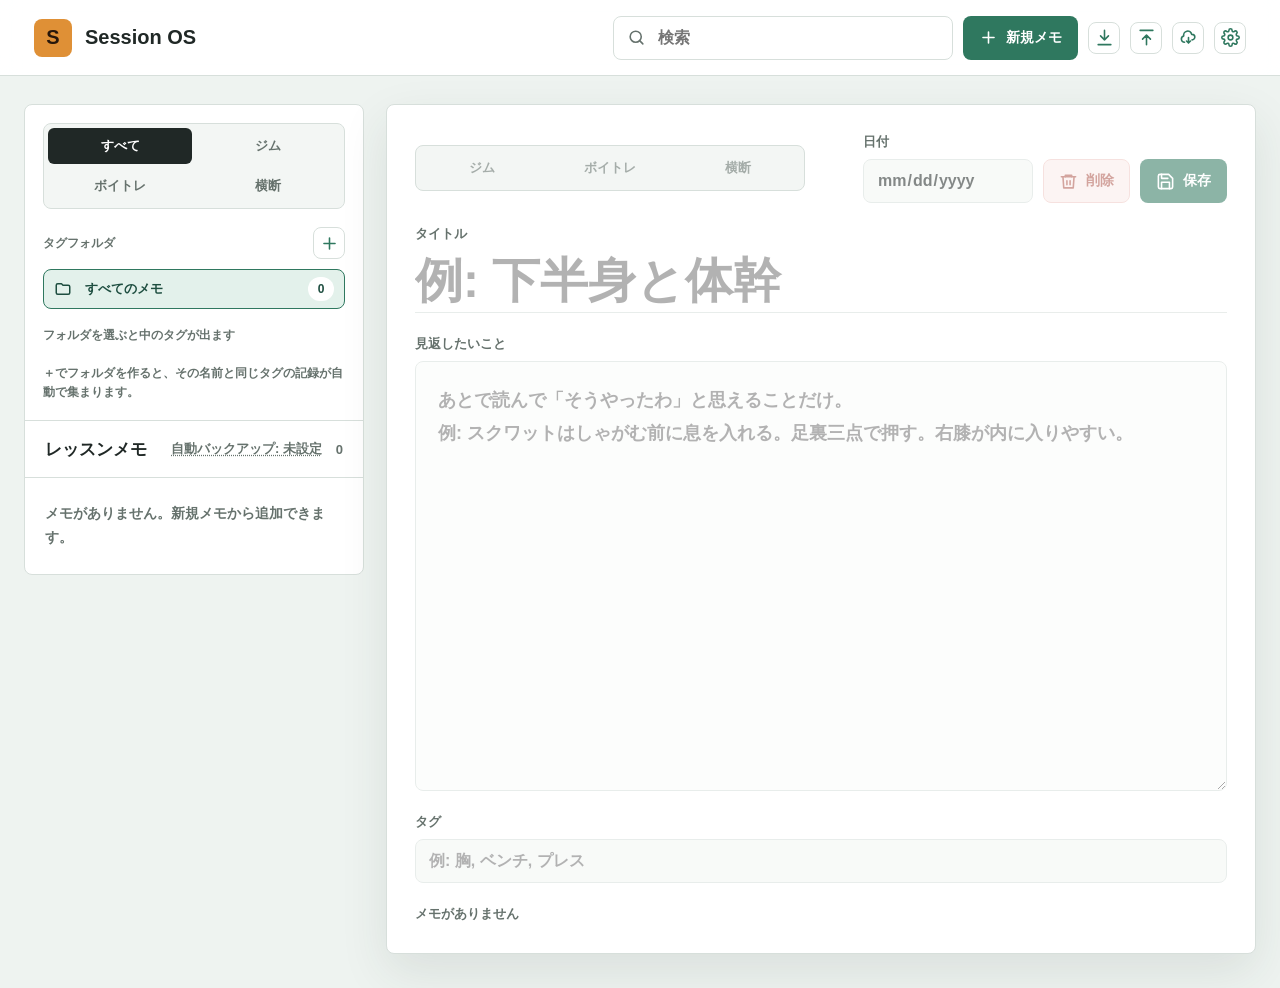
<file: index.html>
<!doctype html>
<html lang="ja">
<head>
  <meta charset="utf-8">
  <meta name="viewport" content="width=device-width, initial-scale=1">
  <meta name="theme-color" content="#2f785f">
  <meta name="apple-mobile-web-app-capable" content="yes">
  <meta name="apple-mobile-web-app-title" content="Session OS">
  <title>Session OS | レッスンメモ</title>
  <link rel="manifest" href="manifest.json">
  <link rel="icon" href="icons/icon.svg" type="image/svg+xml">
  <link rel="apple-touch-icon" href="icons/icon-192.png">
  <link rel="stylesheet" href="styles.css?v=20260914-cloud-sync-check">
</head>
<body>
  <div class="app-shell">
    <header class="app-header">
      <div class="brand">
        <span class="brand-mark">S</span>
        <span>Session OS</span>
      </div>

      <div class="header-actions">
        <label class="search-box" aria-label="検索">
          <svg class="icon" viewBox="0 0 24 24" aria-hidden="true">
            <circle cx="11" cy="11" r="7"></circle>
            <path d="m20 20-4-4"></path>
          </svg>
          <input id="searchInput" type="search" placeholder="検索">
        </label>
        <button id="newNoteButton" class="button primary" type="button">
          <svg class="icon" viewBox="0 0 24 24" aria-hidden="true">
            <path d="M12 5v14M5 12h14"></path>
          </svg>
          <span>新規メモ</span>
        </button>
        <button id="exportButton" class="icon-button" type="button" aria-label="バックアップを書き出す" title="バックアップを書き出す">
          <svg class="icon" viewBox="0 0 24 24" aria-hidden="true">
            <path d="M12 3v12M7 10l5 5 5-5"></path>
            <path d="M4 21h16"></path>
          </svg>
        </button>
        <button id="importButton" class="icon-button" type="button" aria-label="バックアップを読み込む" title="バックアップを読み込む">
          <svg class="icon" viewBox="0 0 24 24" aria-hidden="true">
            <path d="M12 21V9M7 14l5-5 5 5"></path>
            <path d="M4 3h16"></path>
          </svg>
        </button>
        <button id="cloudRestoreButton" class="icon-button" type="button" aria-label="クラウドから復元" title="クラウドから復元">
          <svg class="icon" viewBox="0 0 24 24" aria-hidden="true">
            <path d="M7 18a4 4 0 0 1-1-7.87A5 5 0 0 1 16 8h.5a3.5 3.5 0 0 1 0 7"></path>
            <path d="M12 12v6M9.5 16.5 12 19l2.5-2.5"></path>
          </svg>
        </button>
        <button id="cloudSettingsButton" class="icon-button" type="button" aria-label="自動バックアップの設定" title="自動バックアップの設定">
          <svg class="icon" viewBox="0 0 24 24" aria-hidden="true">
            <circle cx="12" cy="12" r="3"></circle>
            <path d="M19.4 15a1.7 1.7 0 0 0 .34 1.87l.06.06a2 2 0 1 1-2.83 2.83l-.06-.06a1.7 1.7 0 0 0-1.87-.34 1.7 1.7 0 0 0-1 1.55V21a2 2 0 1 1-4 0v-.09a1.7 1.7 0 0 0-1-1.55 1.7 1.7 0 0 0-1.87.34l-.06.06a2 2 0 1 1-2.83-2.83l.06-.06a1.7 1.7 0 0 0 .34-1.87 1.7 1.7 0 0 0-1.55-1H3a2 2 0 1 1 0-4h.09a1.7 1.7 0 0 0 1.55-1 1.7 1.7 0 0 0-.34-1.87l-.06-.06a2 2 0 1 1 2.83-2.83l.06.06a1.7 1.7 0 0 0 1.87.34h0a1.7 1.7 0 0 0 1-1.55V3a2 2 0 1 1 4 0v.09a1.7 1.7 0 0 0 1 1.55 1.7 1.7 0 0 0 1.87-.34l.06-.06a2 2 0 1 1 2.83 2.83l-.06.06a1.7 1.7 0 0 0-.34 1.87v0a1.7 1.7 0 0 0 1.55 1H21a2 2 0 1 1 0 4h-.09a1.7 1.7 0 0 0-1.55 1Z"></path>
          </svg>
        </button>
        <input id="importFileInput" type="file" accept="application/json" hidden>
      </div>
    </header>

    <main class="workspace">
      <aside class="sidebar" aria-label="メモ一覧">
        <nav class="type-tabs" aria-label="メモ種別">
          <button class="type-tab active" type="button" data-filter="all">すべて</button>
          <button class="type-tab" type="button" data-filter="gym">ジム</button>
          <button class="type-tab" type="button" data-filter="vocal">ボイトレ</button>
          <button class="type-tab" type="button" data-filter="cross">横断</button>
        </nav>

        <section class="tag-folder-panel" aria-label="タグフォルダ">
          <div class="folder-panel-head">
            <div class="tag-folder-title">タグフォルダ</div>
            <button id="addFolderButton" class="icon-button" type="button" aria-label="新規フォルダ">
              <svg class="icon" viewBox="0 0 24 24" aria-hidden="true">
                <path d="M12 5v14M5 12h14"></path>
              </svg>
            </button>
          </div>
          <div class="tag-folder-list" id="tagFolderList"></div>
        </section>

        <section class="folder-tag-panel" aria-label="フォルダ内のタグ">
          <div class="folder-tag-title" id="folderTagTitle">フォルダ内のタグ</div>
          <div class="folder-editor-panel" id="folderEditor"></div>
          <div class="folder-tag-list" id="tagFilterList"></div>
        </section>

        <div class="list-head">
          <h1>レッスンメモ</h1>
          <span id="cloudStatusText" class="cloud-status">自動バックアップ: 未設定</span>
          <span id="noteCount">0</span>
        </div>

        <div class="note-list" id="noteList"></div>
      </aside>

      <section class="editor" aria-labelledby="titleLabel">
        <div class="editor-top">
          <div class="type-picker" role="group" aria-label="このメモの種別">
            <button class="type-choice active" type="button" data-note-type="gym">ジム</button>
            <button class="type-choice" type="button" data-note-type="vocal">ボイトレ</button>
            <button class="type-choice" type="button" data-note-type="cross">横断</button>
          </div>

          <div class="editor-actions">
            <label class="date-field">
              <span>日付</span>
              <input id="dateInput" type="date">
            </label>
            <button id="deleteButton" class="button danger" type="button">
              <svg class="icon" viewBox="0 0 24 24" aria-hidden="true">
                <path d="M3 6h18"></path>
                <path d="M8 6V4h8v2"></path>
                <path d="M19 6l-1 14H6L5 6"></path>
                <path d="M10 11v5M14 11v5"></path>
              </svg>
              <span>削除</span>
            </button>
            <button id="saveButton" class="button primary" type="button">
              <svg class="icon" viewBox="0 0 24 24" aria-hidden="true">
                <path d="M19 21H5a2 2 0 0 1-2-2V5a2 2 0 0 1 2-2h11l5 5v11a2 2 0 0 1-2 2Z"></path>
                <path d="M17 21v-8H7v8M7 3v5h8"></path>
              </svg>
              <span>保存</span>
            </button>
          </div>
        </div>

        <label class="title-field">
          <span id="titleLabel">タイトル</span>
          <input id="titleInput" type="text" placeholder="例: 下半身と体幹">
        </label>

        <label class="memo-field">
          <span>見返したいこと</span>
          <textarea id="bodyInput" placeholder="あとで読んで「そうやったわ」と思えることだけ。&#10;例: スクワットはしゃがむ前に息を入れる。足裏三点で押す。右膝が内に入りやすい。"></textarea>
        </label>

        <label class="tag-field">
          <span>タグ</span>
          <input id="tagsInput" type="text" placeholder="例: 胸, ベンチ, プレス">
        </label>

        <div class="status-line">
          <span id="updatedText">未保存</span>
        </div>
      </section>
    </main>
  </div>

  <div class="confirm-overlay" id="deleteDialog" aria-hidden="true">
    <div class="confirm-dialog" role="dialog" aria-modal="true" aria-labelledby="deleteDialogTitle">
      <h2 id="deleteDialogTitle">メモを削除しますか？</h2>
      <p id="deleteDialogText">このメモを削除します。</p>
      <div class="confirm-actions">
        <button id="cancelDeleteButton" class="button ghost" type="button">キャンセル</button>
        <button id="confirmDeleteButton" class="button danger solid" type="button">削除する</button>
      </div>
    </div>
  </div>

  <div class="toast" id="toast" role="status" aria-live="polite">保存しました</div>
  <script src="app.js?v=20260914-cloud-sync-check"></script>
</body>
</html>
</file>
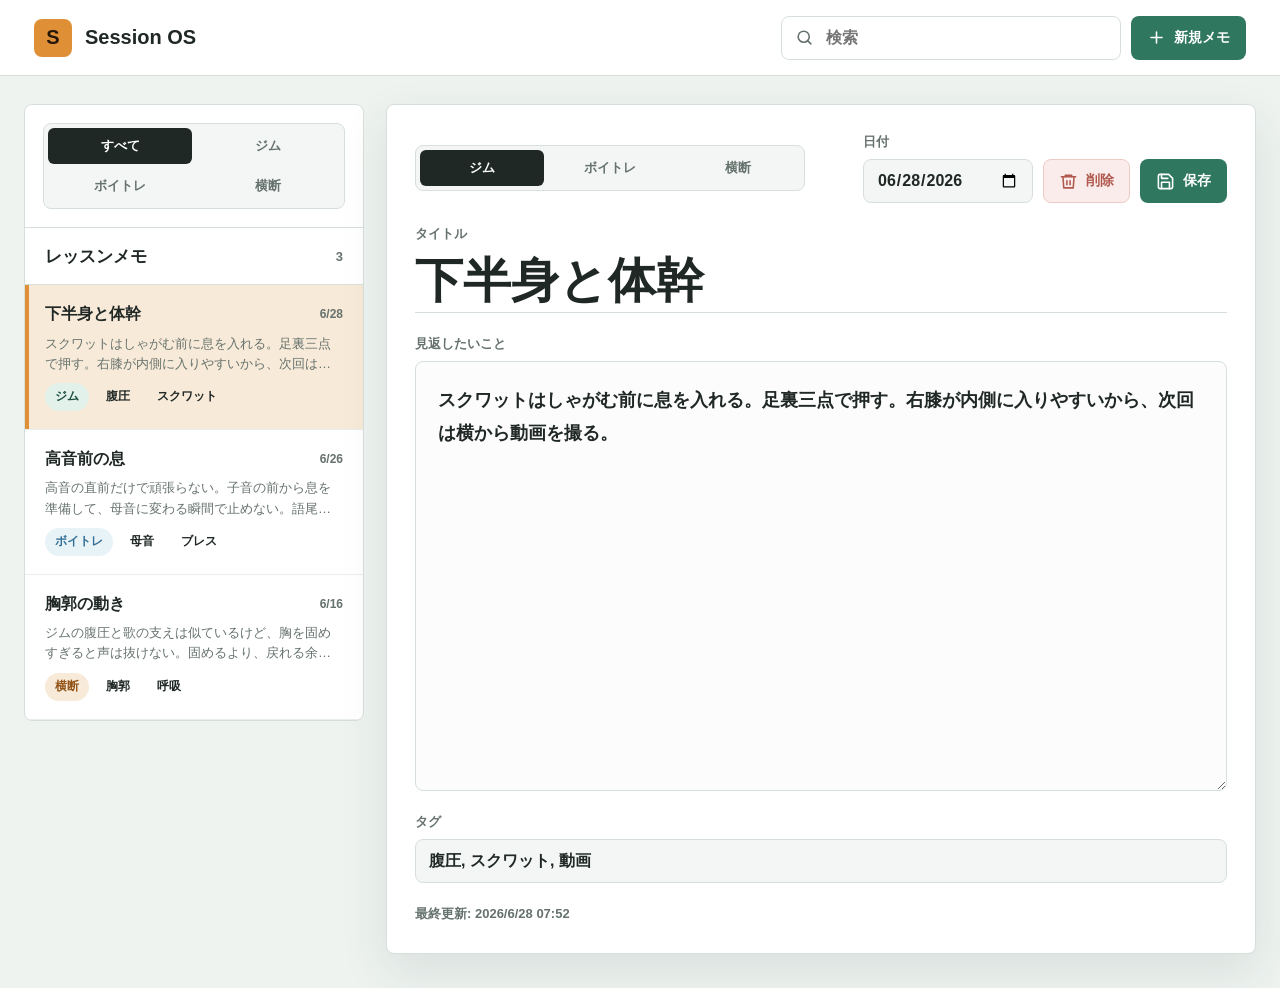
<file: session-os-github/index.html>
<!doctype html>
<html lang="ja">
<head>
  <meta charset="utf-8">
  <meta name="viewport" content="width=device-width, initial-scale=1">
  <meta name="theme-color" content="#2f785f">
  <meta name="apple-mobile-web-app-capable" content="yes">
  <meta name="apple-mobile-web-app-title" content="Session OS">
  <title>Session OS | レッスンメモ</title>
  <link rel="manifest" href="manifest.json">
  <link rel="icon" href="icons/icon.svg" type="image/svg+xml">
  <link rel="apple-touch-icon" href="icons/icon-192.png">
  <link rel="stylesheet" href="styles.css">
</head>
<body>
  <div class="app-shell">
    <header class="app-header">
      <div class="brand">
        <span class="brand-mark">S</span>
        <span>Session OS</span>
      </div>

      <div class="header-actions">
        <label class="search-box" aria-label="検索">
          <svg class="icon" viewBox="0 0 24 24" aria-hidden="true">
            <circle cx="11" cy="11" r="7"></circle>
            <path d="m20 20-4-4"></path>
          </svg>
          <input id="searchInput" type="search" placeholder="検索">
        </label>
        <button id="newNoteButton" class="button primary" type="button">
          <svg class="icon" viewBox="0 0 24 24" aria-hidden="true">
            <path d="M12 5v14M5 12h14"></path>
          </svg>
          <span>新規メモ</span>
        </button>
      </div>
    </header>

    <main class="workspace">
      <aside class="sidebar" aria-label="メモ一覧">
        <nav class="type-tabs" aria-label="メモ種別">
          <button class="type-tab active" type="button" data-filter="all">すべて</button>
          <button class="type-tab" type="button" data-filter="gym">ジム</button>
          <button class="type-tab" type="button" data-filter="vocal">ボイトレ</button>
          <button class="type-tab" type="button" data-filter="cross">横断</button>
        </nav>

        <div class="list-head">
          <h1>レッスンメモ</h1>
          <span id="noteCount">0</span>
        </div>

        <div class="note-list" id="noteList"></div>
      </aside>

      <section class="editor" aria-labelledby="titleLabel">
        <div class="editor-top">
          <div class="type-picker" role="group" aria-label="このメモの種別">
            <button class="type-choice active" type="button" data-note-type="gym">ジム</button>
            <button class="type-choice" type="button" data-note-type="vocal">ボイトレ</button>
            <button class="type-choice" type="button" data-note-type="cross">横断</button>
          </div>

          <div class="editor-actions">
            <label class="date-field">
              <span>日付</span>
              <input id="dateInput" type="date">
            </label>
            <button id="deleteButton" class="button danger" type="button">
              <svg class="icon" viewBox="0 0 24 24" aria-hidden="true">
                <path d="M3 6h18"></path>
                <path d="M8 6V4h8v2"></path>
                <path d="M19 6l-1 14H6L5 6"></path>
                <path d="M10 11v5M14 11v5"></path>
              </svg>
              <span>削除</span>
            </button>
            <button id="saveButton" class="button primary" type="button">
              <svg class="icon" viewBox="0 0 24 24" aria-hidden="true">
                <path d="M19 21H5a2 2 0 0 1-2-2V5a2 2 0 0 1 2-2h11l5 5v11a2 2 0 0 1-2 2Z"></path>
                <path d="M17 21v-8H7v8M7 3v5h8"></path>
              </svg>
              <span>保存</span>
            </button>
          </div>
        </div>

        <label class="title-field">
          <span id="titleLabel">タイトル</span>
          <input id="titleInput" type="text" placeholder="例: 下半身と体幹">
        </label>

        <label class="memo-field">
          <span>見返したいこと</span>
          <textarea id="bodyInput" placeholder="あとで読んで「そうやったわ」と思えることだけ。&#10;例: スクワットはしゃがむ前に息を入れる。足裏三点で押す。右膝が内に入りやすい。"></textarea>
        </label>

        <label class="tag-field">
          <span>タグ</span>
          <input id="tagsInput" type="text" placeholder="腹圧, 母音, 肩甲骨">
        </label>

        <div class="status-line">
          <span id="updatedText">未保存</span>
        </div>
      </section>
    </main>
  </div>

  <div class="toast" id="toast" role="status" aria-live="polite">保存しました</div>
  <script src="app.js"></script>
</body>
</html>
</file>
<file: styles.css>
:root {
  color-scheme: light;
  --ink: #202826;
  --muted: #66726d;
  --line: #d7dfdb;
  --surface: #ffffff;
  --surface-soft: #f3f6f4;
  --bg: #eef3f0;
  --green: #2f785f;
  --green-dark: #1e4e40;
  --green-soft: #e3f1eb;
  --blue-soft: #e8f3f8;
  --blue: #356f96;
  --amber: #df9036;
  --amber-soft: #f8ead8;
  --danger: #b05a4f;
  --danger-soft: #faecea;
  --shadow: 0 18px 48px rgba(38, 54, 48, .10);
  font-family: "Yu Gothic UI", "Meiryo", "Segoe UI", sans-serif;
  background: var(--bg);
  color: var(--ink);
}

* {
  box-sizing: border-box;
}

body {
  margin: 0;
  min-width: 320px;
  background: var(--bg);
}

button,
input,
textarea {
  font: inherit;
}

button {
  cursor: pointer;
}

button:disabled,
input:disabled,
textarea:disabled {
  cursor: not-allowed;
  opacity: .55;
}

.app-shell {
  min-height: 100vh;
  display: grid;
  grid-template-rows: 76px 1fr;
}

.app-header {
  position: sticky;
  top: 0;
  z-index: 10;
  display: flex;
  align-items: center;
  justify-content: space-between;
  gap: 20px;
  padding: 0 34px;
  border-bottom: 1px solid var(--line);
  background: rgba(255, 255, 255, .95);
  backdrop-filter: blur(12px);
}

.brand {
  display: inline-flex;
  align-items: center;
  gap: 13px;
  min-width: 0;
  font-size: 20px;
  font-weight: 900;
  white-space: nowrap;
}

.brand-mark {
  width: 38px;
  height: 38px;
  display: grid;
  place-items: center;
  border-radius: 8px;
  background: var(--amber);
  color: #27170b;
  font-weight: 900;
}

.header-actions {
  display: flex;
  align-items: center;
  gap: 10px;
  min-width: 0;
}

.search-box {
  width: min(340px, 34vw);
  height: 44px;
  display: flex;
  align-items: center;
  gap: 10px;
  padding: 0 13px;
  border: 1px solid var(--line);
  border-radius: 8px;
  background: var(--surface);
  color: var(--muted);
}

.search-box input {
  width: 100%;
  min-width: 0;
  border: 0;
  outline: 0;
  background: transparent;
  color: var(--ink);
  font-weight: 750;
}

.button {
  min-height: 44px;
  display: inline-flex;
  align-items: center;
  justify-content: center;
  gap: 8px;
  border: 1px solid transparent;
  border-radius: 8px;
  padding: 0 15px;
  font-size: 14px;
  font-weight: 850;
  white-space: nowrap;
}

.button.primary {
  background: var(--green);
  color: #ffffff;
}

.button.primary:hover {
  background: var(--green-dark);
}

.button.danger {
  background: var(--danger-soft);
  color: var(--danger);
  border-color: #efcac5;
}

.button.danger:hover {
  background: #f5dedb;
}

.button.ghost {
  background: var(--surface);
  color: var(--ink);
  border-color: var(--line);
}

.button.danger.solid {
  background: var(--danger);
  color: #ffffff;
  border-color: var(--danger);
}

.button.danger.solid:hover {
  background: #92483f;
}

.icon {
  width: 19px;
  height: 19px;
  flex: none;
  fill: none;
  stroke: currentColor;
  stroke-width: 2;
  stroke-linecap: round;
  stroke-linejoin: round;
}

.workspace {
  width: min(1320px, calc(100vw - 48px));
  margin: 0 auto;
  padding: 28px 0 34px;
  display: grid;
  grid-template-columns: 340px minmax(0, 1fr);
  gap: 22px;
  align-items: start;
}

.sidebar,
.editor {
  min-width: 0;
  border: 1px solid var(--line);
  border-radius: 8px;
  background: var(--surface);
}

.sidebar {
  overflow: hidden;
}

.type-tabs,
.type-picker {
  display: grid;
  gap: 4px;
  padding: 4px;
  border: 1px solid var(--line);
  border-radius: 8px;
  background: var(--surface-soft);
}

.type-tabs {
  grid-template-columns: repeat(2, 1fr);
  margin: 18px;
}

.type-picker {
  width: min(390px, 100%);
  grid-template-columns: repeat(3, 1fr);
}

.type-tab,
.type-choice {
  min-width: 0;
  min-height: 36px;
  border: 0;
  border-radius: 6px;
  background: transparent;
  color: var(--muted);
  font-size: 13px;
  font-weight: 850;
}

.type-tab.active,
.type-choice.active {
  background: var(--ink);
  color: #ffffff;
}

.tag-folder-panel {
  display: grid;
  gap: 10px;
  padding: 0 18px 18px;
}

.folder-panel-head {
  display: flex;
  align-items: center;
  justify-content: space-between;
  gap: 10px;
}

.tag-folder-title {
  color: var(--muted);
  font-size: 12px;
  font-weight: 900;
}

.icon-button {
  width: 32px;
  height: 32px;
  display: inline-flex;
  align-items: center;
  justify-content: center;
  border: 1px solid var(--line);
  border-radius: 8px;
  background: var(--surface);
  color: var(--green);
}

.icon-button:hover {
  border-color: var(--green);
  background: var(--green-soft);
}

.tag-folder-list {
  display: grid;
  gap: 6px;
}

.tag-folder-button {
  width: 100%;
  min-height: 40px;
  display: grid;
  grid-template-columns: 22px minmax(0, 1fr) auto;
  align-items: center;
  gap: 9px;
  border: 1px solid var(--line);
  border-radius: 8px;
  background: var(--surface);
  color: var(--ink);
  padding: 0 10px;
  font-size: 13px;
  font-weight: 850;
  text-align: left;
}

.tag-folder-button.active {
  border-color: var(--green);
  background: var(--green-soft);
  color: var(--green-dark);
}

.folder-icon {
  width: 18px;
  height: 18px;
  display: block;
  color: currentColor;
  fill: none;
  stroke: currentColor;
  stroke-width: 2;
  stroke-linecap: round;
  stroke-linejoin: round;
}

.folder-name {
  min-width: 0;
  overflow: hidden;
  text-overflow: ellipsis;
  white-space: nowrap;
}

.folder-count {
  min-width: 26px;
  min-height: 24px;
  display: inline-flex;
  align-items: center;
  justify-content: center;
  border-radius: 999px;
  background: var(--surface-soft);
  color: var(--muted);
  font-size: 12px;
  font-weight: 900;
}

.tag-folder-button.active .folder-count {
  background: var(--surface);
  color: var(--green-dark);
}

.folder-tag-panel {
  display: grid;
  gap: 10px;
  padding: 0 18px 18px;
}

.folder-tag-title {
  color: var(--muted);
  font-size: 12px;
  font-weight: 900;
}

.folder-tag-list {
  display: flex;
  flex-wrap: wrap;
  gap: 8px;
}

.folder-tag-button {
  min-height: 30px;
  border: 1px solid var(--line);
  border-radius: 999px;
  background: var(--surface);
  color: var(--muted);
  padding: 0 11px;
  font-size: 12px;
  font-weight: 850;
}

.folder-tag-button.active {
  border-color: var(--green);
  background: var(--green-soft);
  color: var(--green-dark);
}

.folder-tag-empty {
  color: var(--muted);
  font-size: 12px;
  line-height: 1.6;
  font-weight: 750;
}

.folder-editor-panel {
  display: grid;
  gap: 10px;
}

.folder-editor,
.folder-editor-note {
  border: 1px solid var(--line);
  border-radius: 8px;
  background: var(--surface-soft);
  padding: 10px;
}

.folder-editor-note {
  color: var(--muted);
  font-size: 12px;
  line-height: 1.6;
  font-weight: 750;
}

.folder-editor-row {
  display: grid;
  grid-template-columns: minmax(0, 1fr) auto auto;
  gap: 8px;
  align-items: end;
}

.folder-name-edit,
.folder-type-edit {
  display: grid;
  gap: 6px;
  min-width: 0;
}

.folder-name-edit span,
.folder-type-edit span {
  color: var(--muted);
  font-size: 11px;
  font-weight: 900;
}

.folder-name-edit input,
.folder-type-edit select {
  width: 100%;
  min-height: 36px;
  border: 1px solid var(--line);
  border-radius: 8px;
  background: var(--surface);
  color: var(--ink);
  outline: 0;
  padding: 0 10px;
  font-size: 13px;
  font-weight: 850;
}

.folder-name-edit input:focus,
.folder-type-edit select:focus {
  border-color: var(--green);
  box-shadow: 0 0 0 3px rgba(47, 120, 95, .14);
}

.folder-type-edit {
  margin-top: 10px;
}

.mini-button {
  min-height: 36px;
  border: 1px solid var(--line);
  border-radius: 8px;
  background: var(--surface);
  color: var(--ink);
  padding: 0 10px;
  font-size: 12px;
  font-weight: 850;
  white-space: nowrap;
}

.mini-button:hover {
  border-color: var(--green);
  color: var(--green-dark);
}

.mini-button.danger {
  border-color: #efcac5;
  background: var(--danger-soft);
  color: var(--danger);
}

.folder-rule-text {
  margin-top: 10px;
  color: var(--muted);
  font-size: 12px;
  line-height: 1.6;
  font-weight: 750;
}

.list-head {
  min-height: 58px;
  display: flex;
  align-items: center;
  justify-content: space-between;
  gap: 12px;
  padding: 0 20px;
  border-top: 1px solid var(--line);
  border-bottom: 1px solid var(--line);
}

.list-head h1 {
  margin: 0;
  font-size: 17px;
  letter-spacing: 0;
}

.list-head span,
.status-line {
  color: var(--muted);
  font-size: 13px;
  font-weight: 850;
}

.cloud-status {
  margin-right: auto;
  padding-left: 12px;
  font-size: 12px;
  overflow: hidden;
  text-overflow: ellipsis;
  white-space: nowrap;
  cursor: pointer;
  text-decoration: underline dotted;
}

.cloud-status.cloud-status-error {
  color: var(--danger);
}

.note-list {
  display: grid;
}

.note-item {
  width: 100%;
  min-height: 112px;
  display: grid;
  gap: 9px;
  padding: 18px 20px;
  border: 0;
  border-bottom: 1px solid #e8eeea;
  background: transparent;
  text-align: left;
  color: var(--ink);
}

.note-item:hover {
  background: var(--surface-soft);
}

.note-item.active {
  background: var(--amber-soft);
  box-shadow: inset 4px 0 0 var(--amber);
}

.note-item-top {
  display: flex;
  justify-content: space-between;
  align-items: center;
  gap: 12px;
}

.note-item strong {
  min-width: 0;
  font-size: 16px;
  line-height: 1.35;
  overflow-wrap: anywhere;
}

.note-item time {
  color: var(--muted);
  font-size: 12px;
  font-weight: 850;
  white-space: nowrap;
}

.note-item p {
  margin: 0;
  color: var(--muted);
  font-size: 13px;
  line-height: 1.55;
  display: -webkit-box;
  -webkit-line-clamp: 2;
  -webkit-box-orient: vertical;
  overflow: hidden;
}

.badge-row {
  display: flex;
  gap: 7px;
  flex-wrap: wrap;
}

.badge {
  min-height: 28px;
  display: inline-flex;
  align-items: center;
  border-radius: 999px;
  padding: 0 10px;
  font-size: 12px;
  font-weight: 850;
}

.badge.gym {
  background: var(--green-soft);
  color: var(--green-dark);
}

.badge.vocal {
  background: var(--blue-soft);
  color: var(--blue);
}

.badge.cross {
  background: var(--amber-soft);
  color: #935418;
}

.empty-state {
  padding: 24px 20px;
  color: var(--muted);
  font-size: 14px;
  line-height: 1.7;
  font-weight: 750;
}

.editor {
  padding: 28px;
  display: grid;
  gap: 22px;
  box-shadow: var(--shadow);
}

.editor-top {
  display: flex;
  align-items: center;
  justify-content: space-between;
  gap: 16px;
}

.editor-actions {
  display: flex;
  align-items: end;
  gap: 10px;
}

.date-field,
.title-field,
.memo-field,
.tag-field {
  display: grid;
  gap: 8px;
}

.date-field span,
.title-field span,
.memo-field span,
.tag-field span {
  color: var(--muted);
  font-size: 13px;
  font-weight: 900;
}

.date-field input,
.title-field input,
.tag-field input {
  width: 100%;
  min-height: 44px;
  border: 1px solid var(--line);
  border-radius: 8px;
  background: var(--surface-soft);
  color: var(--ink);
  outline: 0;
  padding: 0 13px;
  font-weight: 800;
}

.date-field input {
  width: 170px;
}

.title-field input {
  min-height: 62px;
  border: 0;
  border-bottom: 1px solid var(--line);
  border-radius: 0;
  background: transparent;
  padding: 0;
  font-size: clamp(28px, 4vw, 48px);
  line-height: 1.1;
  font-weight: 900;
  letter-spacing: 0;
}

.memo-field textarea {
  width: 100%;
  min-height: 430px;
  resize: vertical;
  border: 1px solid var(--line);
  border-radius: 8px;
  background: #fbfcfb;
  color: var(--ink);
  outline: 0;
  padding: 22px;
  font-size: 18px;
  line-height: 1.85;
  font-weight: 700;
}

.date-field input:focus,
.title-field input:focus,
.tag-field input:focus,
.memo-field textarea:focus,
.search-box:focus-within {
  border-color: var(--green);
  box-shadow: 0 0 0 3px rgba(47, 120, 95, .14);
}

.title-field input:focus {
  box-shadow: none;
}

.status-line {
  min-height: 20px;
}

.confirm-overlay {
  position: fixed;
  inset: 0;
  z-index: 30;
  display: none;
  align-items: center;
  justify-content: center;
  padding: 24px;
  background: rgba(32, 40, 38, .36);
}

.confirm-overlay.show {
  display: flex;
}

.confirm-dialog {
  width: min(420px, 100%);
  border: 1px solid var(--line);
  border-radius: 8px;
  background: var(--surface);
  padding: 22px;
  box-shadow: var(--shadow);
}

.confirm-dialog h2 {
  margin: 0;
  font-size: 20px;
  letter-spacing: 0;
}

.confirm-dialog p {
  margin: 12px 0 0;
  color: var(--muted);
  line-height: 1.65;
  font-weight: 750;
}

.confirm-actions {
  display: flex;
  justify-content: flex-end;
  gap: 10px;
  margin-top: 20px;
}

.toast {
  position: fixed;
  right: 24px;
  bottom: 24px;
  z-index: 20;
  transform: translateY(18px);
  opacity: 0;
  pointer-events: none;
  min-height: 42px;
  display: flex;
  align-items: center;
  border-radius: 8px;
  padding: 0 16px;
  background: var(--ink);
  color: #ffffff;
  font-weight: 850;
  box-shadow: var(--shadow);
  transition: transform .18s ease, opacity .18s ease;
}

.toast.show {
  transform: translateY(0);
  opacity: 1;
}

@media (max-width: 920px) {
  .app-shell {
    grid-template-rows: auto 1fr;
  }

  .app-header {
    position: sticky;
    top: 0;
    z-index: 20;
    display: grid;
    padding: 16px;
  }

  .header-actions {
    display: flex;
    flex-wrap: wrap;
    gap: 10px;
  }

  .header-actions .search-box {
    flex: 1 1 100%;
  }

  .header-actions #newNoteButton {
    flex: 1 1 auto;
  }

  .workspace {
    width: calc(100vw - 24px);
    grid-template-columns: 1fr;
    gap: 14px;
    padding: 12px 0 24px;
  }

  .editor {
    padding: 18px;
  }

  .editor-top,
  .editor-actions {
    display: grid;
    grid-template-columns: 1fr;
    align-items: stretch;
  }

  .type-picker {
    width: 100%;
  }

  .date-field input,
  .button {
    width: 100%;
  }

  .title-field input {
    font-size: 32px;
  }

  .memo-field textarea {
    min-height: 360px;
    font-size: 16px;
    padding: 16px;
  }

  .confirm-actions {
    display: grid;
    grid-template-columns: 1fr;
  }
}
</file>
<file: session-os-github/styles.css>
:root {
  color-scheme: light;
  --ink: #202826;
  --muted: #66726d;
  --line: #d7dfdb;
  --surface: #ffffff;
  --surface-soft: #f3f6f4;
  --bg: #eef3f0;
  --green: #2f785f;
  --green-dark: #1e4e40;
  --green-soft: #e3f1eb;
  --blue-soft: #e8f3f8;
  --blue: #356f96;
  --amber: #df9036;
  --amber-soft: #f8ead8;
  --danger: #b05a4f;
  --danger-soft: #faecea;
  --shadow: 0 18px 48px rgba(38, 54, 48, .10);
  font-family: "Yu Gothic UI", "Meiryo", "Segoe UI", sans-serif;
  background: var(--bg);
  color: var(--ink);
}

* {
  box-sizing: border-box;
}

body {
  margin: 0;
  min-width: 320px;
  background: var(--bg);
}

button,
input,
textarea {
  font: inherit;
}

button {
  cursor: pointer;
}

button:disabled,
input:disabled,
textarea:disabled {
  cursor: not-allowed;
  opacity: .55;
}

.app-shell {
  min-height: 100vh;
  display: grid;
  grid-template-rows: 76px 1fr;
}

.app-header {
  position: sticky;
  top: 0;
  z-index: 10;
  display: flex;
  align-items: center;
  justify-content: space-between;
  gap: 20px;
  padding: 0 34px;
  border-bottom: 1px solid var(--line);
  background: rgba(255, 255, 255, .95);
  backdrop-filter: blur(12px);
}

.brand {
  display: inline-flex;
  align-items: center;
  gap: 13px;
  min-width: 0;
  font-size: 20px;
  font-weight: 900;
  white-space: nowrap;
}

.brand-mark {
  width: 38px;
  height: 38px;
  display: grid;
  place-items: center;
  border-radius: 8px;
  background: var(--amber);
  color: #27170b;
  font-weight: 900;
}

.header-actions {
  display: flex;
  align-items: center;
  gap: 10px;
  min-width: 0;
}

.search-box {
  width: min(340px, 34vw);
  height: 44px;
  display: flex;
  align-items: center;
  gap: 10px;
  padding: 0 13px;
  border: 1px solid var(--line);
  border-radius: 8px;
  background: var(--surface);
  color: var(--muted);
}

.search-box input {
  width: 100%;
  min-width: 0;
  border: 0;
  outline: 0;
  background: transparent;
  color: var(--ink);
  font-weight: 750;
}

.button {
  min-height: 44px;
  display: inline-flex;
  align-items: center;
  justify-content: center;
  gap: 8px;
  border: 1px solid transparent;
  border-radius: 8px;
  padding: 0 15px;
  font-size: 14px;
  font-weight: 850;
  white-space: nowrap;
}

.button.primary {
  background: var(--green);
  color: #ffffff;
}

.button.primary:hover {
  background: var(--green-dark);
}

.button.danger {
  background: var(--danger-soft);
  color: var(--danger);
  border-color: #efcac5;
}

.button.danger:hover {
  background: #f5dedb;
}

.icon {
  width: 19px;
  height: 19px;
  flex: none;
  fill: none;
  stroke: currentColor;
  stroke-width: 2;
  stroke-linecap: round;
  stroke-linejoin: round;
}

.workspace {
  width: min(1320px, calc(100vw - 48px));
  margin: 0 auto;
  padding: 28px 0 34px;
  display: grid;
  grid-template-columns: 340px minmax(0, 1fr);
  gap: 22px;
  align-items: start;
}

.sidebar,
.editor {
  min-width: 0;
  border: 1px solid var(--line);
  border-radius: 8px;
  background: var(--surface);
}

.sidebar {
  overflow: hidden;
}

.type-tabs,
.type-picker {
  display: grid;
  gap: 4px;
  padding: 4px;
  border: 1px solid var(--line);
  border-radius: 8px;
  background: var(--surface-soft);
}

.type-tabs {
  grid-template-columns: repeat(2, 1fr);
  margin: 18px;
}

.type-picker {
  width: min(390px, 100%);
  grid-template-columns: repeat(3, 1fr);
}

.type-tab,
.type-choice {
  min-width: 0;
  min-height: 36px;
  border: 0;
  border-radius: 6px;
  background: transparent;
  color: var(--muted);
  font-size: 13px;
  font-weight: 850;
}

.type-tab.active,
.type-choice.active {
  background: var(--ink);
  color: #ffffff;
}

.list-head {
  min-height: 58px;
  display: flex;
  align-items: center;
  justify-content: space-between;
  gap: 12px;
  padding: 0 20px;
  border-top: 1px solid var(--line);
  border-bottom: 1px solid var(--line);
}

.list-head h1 {
  margin: 0;
  font-size: 17px;
  letter-spacing: 0;
}

.list-head span,
.status-line {
  color: var(--muted);
  font-size: 13px;
  font-weight: 850;
}

.note-list {
  display: grid;
}

.note-item {
  width: 100%;
  min-height: 112px;
  display: grid;
  gap: 9px;
  padding: 18px 20px;
  border: 0;
  border-bottom: 1px solid #e8eeea;
  background: transparent;
  text-align: left;
  color: var(--ink);
}

.note-item:hover {
  background: var(--surface-soft);
}

.note-item.active {
  background: var(--amber-soft);
  box-shadow: inset 4px 0 0 var(--amber);
}

.note-item-top {
  display: flex;
  justify-content: space-between;
  align-items: center;
  gap: 12px;
}

.note-item strong {
  min-width: 0;
  font-size: 16px;
  line-height: 1.35;
  overflow-wrap: anywhere;
}

.note-item time {
  color: var(--muted);
  font-size: 12px;
  font-weight: 850;
  white-space: nowrap;
}

.note-item p {
  margin: 0;
  color: var(--muted);
  font-size: 13px;
  line-height: 1.55;
  display: -webkit-box;
  -webkit-line-clamp: 2;
  -webkit-box-orient: vertical;
  overflow: hidden;
}

.badge-row {
  display: flex;
  gap: 7px;
  flex-wrap: wrap;
}

.badge {
  min-height: 28px;
  display: inline-flex;
  align-items: center;
  border-radius: 999px;
  padding: 0 10px;
  font-size: 12px;
  font-weight: 850;
}

.badge.gym {
  background: var(--green-soft);
  color: var(--green-dark);
}

.badge.vocal {
  background: var(--blue-soft);
  color: var(--blue);
}

.badge.cross {
  background: var(--amber-soft);
  color: #935418;
}

.empty-state {
  padding: 24px 20px;
  color: var(--muted);
  font-size: 14px;
  line-height: 1.7;
  font-weight: 750;
}

.editor {
  padding: 28px;
  display: grid;
  gap: 22px;
  box-shadow: var(--shadow);
}

.editor-top {
  display: flex;
  align-items: center;
  justify-content: space-between;
  gap: 16px;
}

.editor-actions {
  display: flex;
  align-items: end;
  gap: 10px;
}

.date-field,
.title-field,
.memo-field,
.tag-field {
  display: grid;
  gap: 8px;
}

.date-field span,
.title-field span,
.memo-field span,
.tag-field span {
  color: var(--muted);
  font-size: 13px;
  font-weight: 900;
}

.date-field input,
.title-field input,
.tag-field input {
  width: 100%;
  min-height: 44px;
  border: 1px solid var(--line);
  border-radius: 8px;
  background: var(--surface-soft);
  color: var(--ink);
  outline: 0;
  padding: 0 13px;
  font-weight: 800;
}

.date-field input {
  width: 170px;
}

.title-field input {
  min-height: 62px;
  border: 0;
  border-bottom: 1px solid var(--line);
  border-radius: 0;
  background: transparent;
  padding: 0;
  font-size: clamp(28px, 4vw, 48px);
  line-height: 1.1;
  font-weight: 900;
  letter-spacing: 0;
}

.memo-field textarea {
  width: 100%;
  min-height: 430px;
  resize: vertical;
  border: 1px solid var(--line);
  border-radius: 8px;
  background: #fbfcfb;
  color: var(--ink);
  outline: 0;
  padding: 22px;
  font-size: 18px;
  line-height: 1.85;
  font-weight: 700;
}

.date-field input:focus,
.title-field input:focus,
.tag-field input:focus,
.memo-field textarea:focus,
.search-box:focus-within {
  border-color: var(--green);
  box-shadow: 0 0 0 3px rgba(47, 120, 95, .14);
}

.title-field input:focus {
  box-shadow: none;
}

.status-line {
  min-height: 20px;
}

.toast {
  position: fixed;
  right: 24px;
  bottom: 24px;
  z-index: 20;
  transform: translateY(18px);
  opacity: 0;
  pointer-events: none;
  min-height: 42px;
  display: flex;
  align-items: center;
  border-radius: 8px;
  padding: 0 16px;
  background: var(--ink);
  color: #ffffff;
  font-weight: 850;
  box-shadow: var(--shadow);
  transition: transform .18s ease, opacity .18s ease;
}

.toast.show {
  transform: translateY(0);
  opacity: 1;
}

@media (max-width: 920px) {
  .app-shell {
    grid-template-rows: auto 1fr;
  }

  .app-header {
    position: static;
    display: grid;
    padding: 16px;
  }

  .header-actions {
    display: grid;
    grid-template-columns: 1fr;
  }

  .search-box {
    width: 100%;
  }

  .workspace {
    width: calc(100vw - 24px);
    grid-template-columns: 1fr;
    gap: 14px;
    padding: 12px 0 24px;
  }

  .editor {
    padding: 18px;
  }

  .editor-top,
  .editor-actions {
    display: grid;
    grid-template-columns: 1fr;
    align-items: stretch;
  }

  .type-picker {
    width: 100%;
  }

  .date-field input,
  .button {
    width: 100%;
  }

  .title-field input {
    font-size: 32px;
  }

  .memo-field textarea {
    min-height: 360px;
    font-size: 16px;
    padding: 16px;
  }
}
</file>
